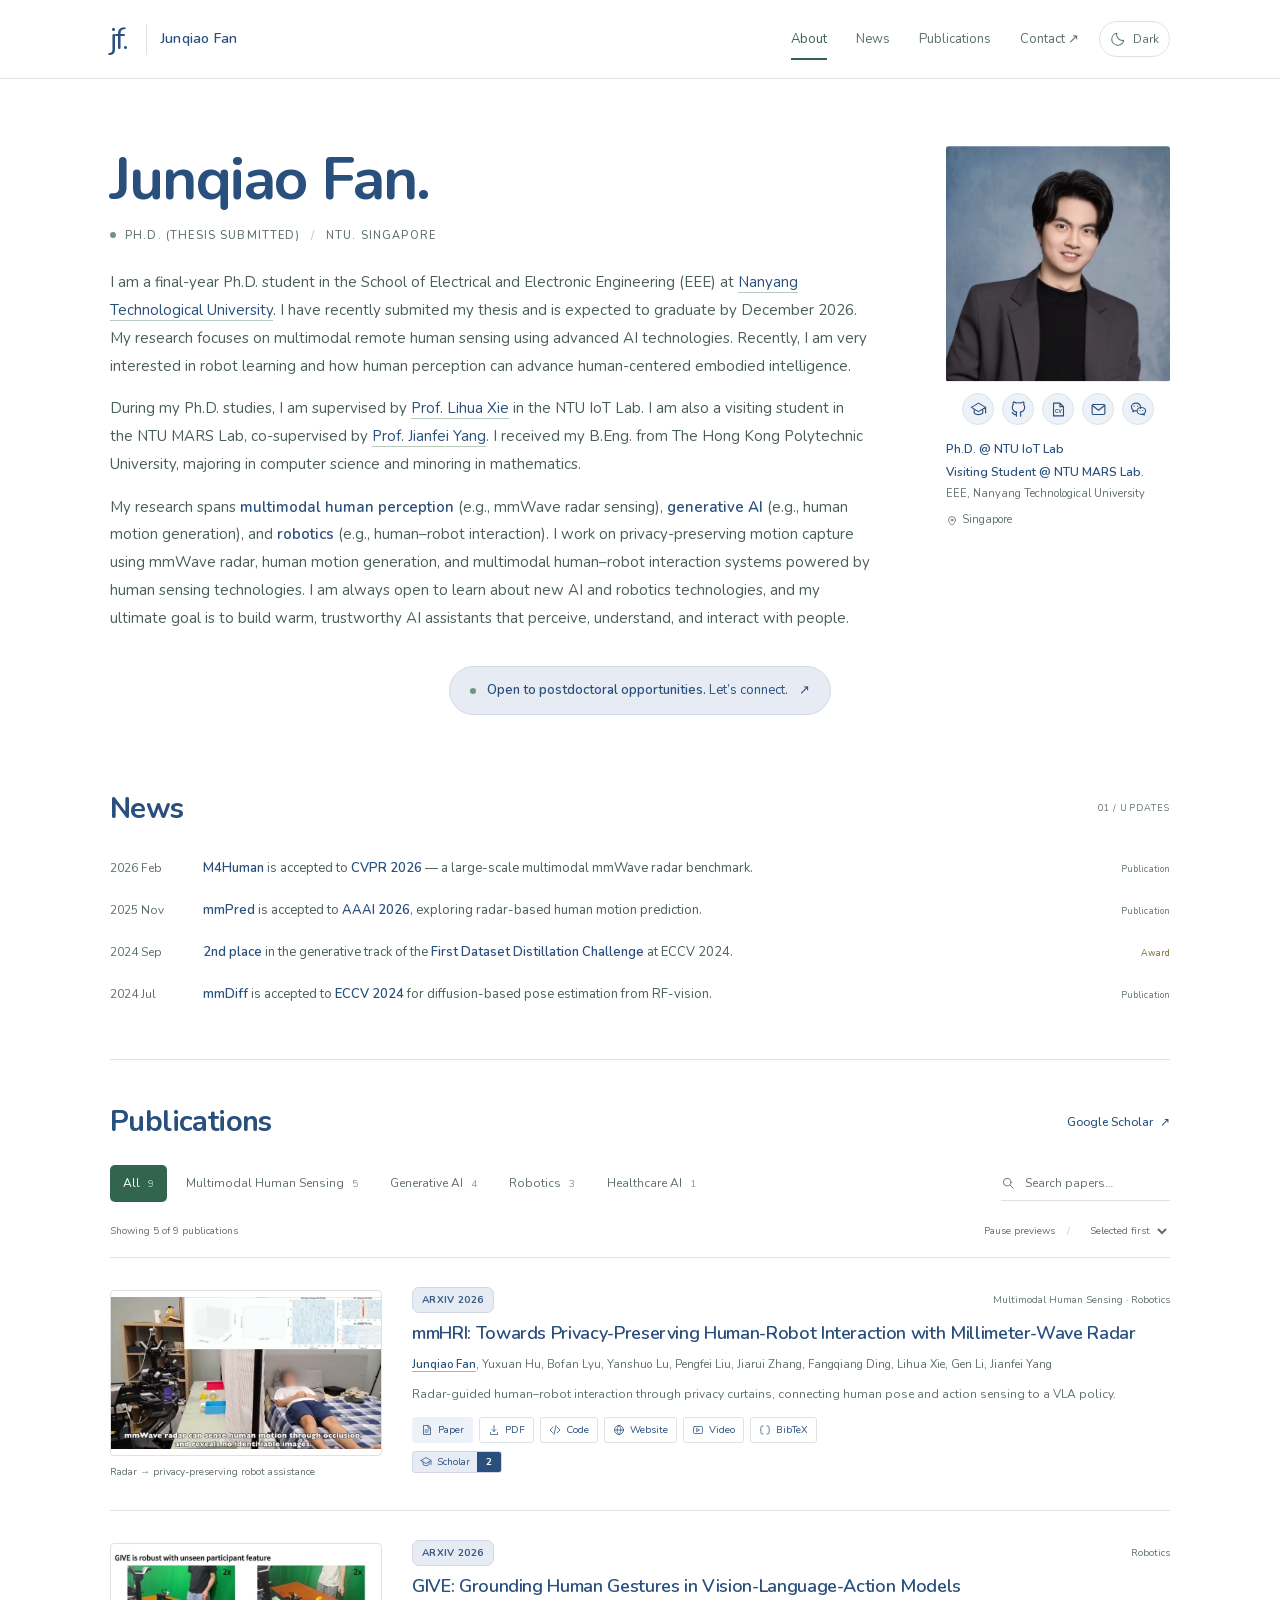
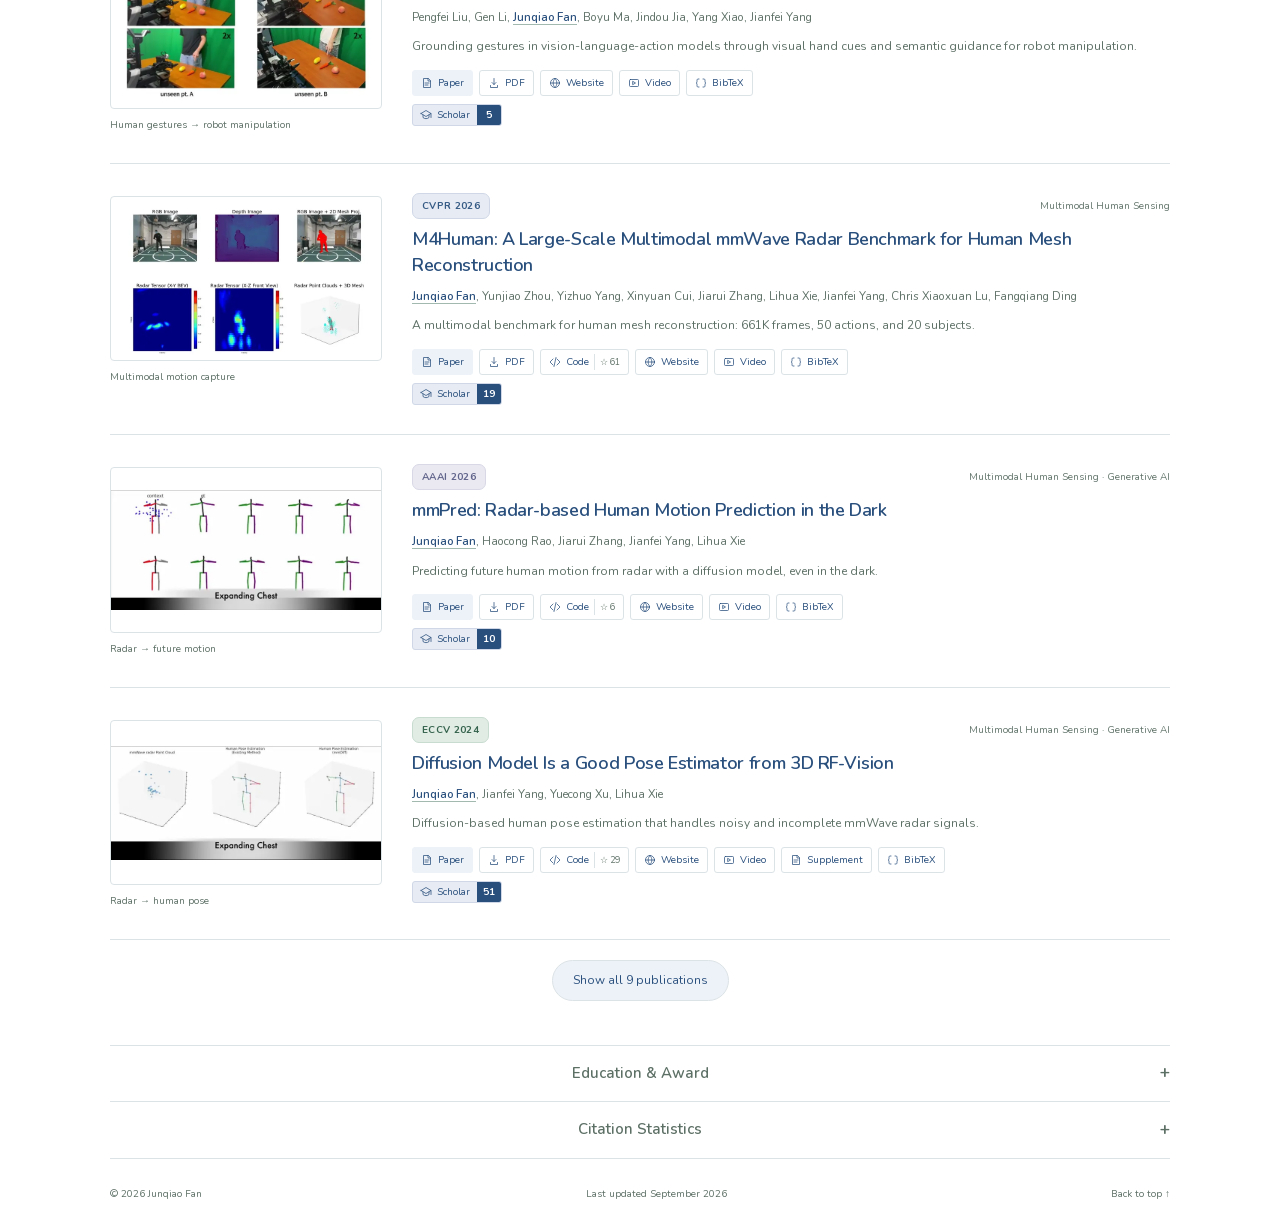
<file: index.html>
<!doctype html>
<html lang="en" data-theme="light">
<head>
  <meta charset="utf-8">
  <meta name="viewport" content="width=device-width, initial-scale=1">
  <meta name="theme-color" content="#ffffff">
  <meta name="description" content="Junqiao Fan, Ph.D. researcher at Nanyang Technological University. Human sensing, generative AI, and privacy-preserving healthcare. Publications, code, and research demos.">
  <meta property="og:title" content="Junqiao Fan · Human-centered AI">
  <meta property="og:description" content="Research in human sensing, generative AI, and healthcare at Nanyang Technological University.">
  <meta property="og:type" content="website">
  <title>Junqiao Fan · Human-centered AI</title>
  <link rel="icon" href="assets/favicon.svg" type="image/svg+xml">
  <link rel="preload" href="assets/fonts/nunito-latin.woff2" as="font" type="font/woff2" crossorigin>
  <script src="assets/theme.js"></script>
  <link rel="stylesheet" href="assets/style.css">
  <script src="assets/app.js" defer></script>
</head>
<body>
  <a class="skip-link" href="#main">Skip to content</a>
  <header class="site-header">
    <nav class="nav container" aria-label="Main navigation">
      <a class="brand" href="#about" aria-label="Junqiao Fan, home"><span class="monogram">jf.</span><span>Junqiao Fan</span></a>
      <button class="nav-toggle" aria-label="Open navigation" aria-expanded="false" aria-controls="nav-links" hidden>Menu <span aria-hidden="true">＋</span></button>
      <div id="nav-links" class="nav-links">
        <a href="#about" class="active">About</a><a href="#news">News</a><a href="#publications">Publications</a><a href="mailto:fanj0019@e.ntu.edu.sg">Contact <span aria-hidden="true">↗</span></a>
      </div>
      <button id="theme-toggle" class="theme-toggle" type="button" aria-label="Switch to dark mode" title="Switch to dark mode" hidden>
        <svg class="theme-moon" aria-hidden="true" viewBox="0 0 24 24"><path d="M20.5 14A9 9 0 0 1 10 3.5 9 9 0 1 0 20.5 14Z"/></svg>
        <svg class="theme-sun" aria-hidden="true" viewBox="0 0 24 24"><circle cx="12" cy="12" r="4"/><path d="M12 2v2m0 16v2M2 12h2m16 0h2M5 5l1.5 1.5m11 11L19 19M5 19l1.5-1.5m11-11L19 5"/></svg>
        <span class="theme-label">Dark</span>
      </button>
    </nav>
  </header>
  <main id="main" class="container">
    <section id="about" class="hero anchor" aria-labelledby="name">
      <div class="hero-copy">
        <h1 id="name">Junqiao Fan<span class="name-period">.</span></h1>
        <p class="eyebrow"><span class="status-dot" aria-hidden="true"></span> <span class="researcher-status">Ph.D. (thesis submitted)  </span> <span class="eyebrow-divider">/</span>NTU. Singapore</p>
        <p>I am a final-year Ph.D. student in the School of Electrical and Electronic Engineering (EEE) at <a href="https://www.ntu.edu.sg/eee" target="_blank" rel="noopener noreferrer">Nanyang Technological University</a>. I have recently submited my thesis and is expected to graduate by December 2026. My research focuses on multimodal remote human sensing using advanced AI technologies. Recently, I am very interested in robot learning and how human perception can advance human-centered embodied intelligence.</p>
        <p>During my Ph.D. studies, I am supervised by <a href="https://personal.ntu.edu.sg/elhxie/" target="_blank" rel="noopener noreferrer">Prof. Lihua Xie</a> in the NTU IoT Lab. I am also a visiting student in the NTU MARS Lab, co-supervised by <a href="https://marsyang.site/" target="_blank" rel="noopener noreferrer">Prof. Jianfei Yang</a>. I received my B.Eng. from The Hong Kong Polytechnic University, majoring in computer science and minoring in mathematics.</p>
        <p>My research spans <strong>multimodal human perception</strong> (e.g., mmWave radar sensing), <strong>generative AI</strong> (e.g., human motion generation), and <strong>robotics</strong> (e.g., human–robot interaction). I work on privacy-preserving motion capture using mmWave radar, human motion generation, and multimodal human–robot interaction systems powered by human sensing technologies. I am always open to learn about new AI and robotics technologies, and my ultimate goal is to build warm, trustworthy AI assistants that perceive, understand, and interact with people.</p>
      </div>
      <figure class="profile">
        <img src="assets/profile.webp" alt="Junqiao Fan" width="260" height="260" fetchpriority="high">
        <div class="profile-links" aria-label="Profile links">
          <a href="https://scholar.google.com/citations?user=5cEG4tIAAAAJ&amp;hl=en" target="_blank" rel="noopener noreferrer" aria-label="Google Scholar" title="Google Scholar"><svg aria-hidden="true" viewBox="0 0 24 24"><path d="m2 9 10-6 10 6-10 6L2 9Zm4 3v5c3 3 9 3 12 0v-5M22 9v8"/></svg></a>
          <a href="https://github.com/FanJunqiao" target="_blank" rel="noopener noreferrer" aria-label="GitHub" title="GitHub"><svg aria-hidden="true" viewBox="0 0 24 24"><path d="M9 19c-4.3 1.3-4.3-2.1-6-2.6m12 5v-3.5c0-1 .1-1.5-.5-2.2 3-.3 6.2-1.5 6.2-6.8a5.3 5.3 0 0 0-1.4-3.7 5 5 0 0 0-.1-3.7s-1.1-.4-3.8 1.4a13.1 13.1 0 0 0-6.8 0C5.9 1.1 4.8 1.5 4.8 1.5a5 5 0 0 0-.1 3.7 5.3 5.3 0 0 0-1.4 3.7c0 5.3 3.2 6.5 6.2 6.8-.6.7-.6 1.4-.5 2.2v3.5"/></svg></a>
          <a href="assets/Junqiao_Fan_CV.pdf?v=db61ca226f15" target="_blank" rel="noopener noreferrer" aria-label="Download CV" title="CV"><svg aria-hidden="true" viewBox="0 0 24 24"><path d="M14 3H5v18h14V8Zm0 0v5h5"/><text x="7" y="17" fill="currentColor" stroke="none" font-family="Arial,sans-serif" font-size="7" font-weight="700">CV</text></svg></a>
          <a href="mailto:fanj0019@e.ntu.edu.sg" aria-label="Email Junqiao Fan" title="Email"><svg aria-hidden="true" viewBox="0 0 24 24"><rect x="3" y="5" width="18" height="14" rx="2"/><path d="m3 6 9 7 9-7"/></svg></a>
          <a id="wechat-link" href="assets/wechat.jpg" target="_blank" rel="noopener noreferrer" aria-label="WeChat QR code" title="WeChat"><svg aria-hidden="true" viewBox="0 0 24 24"><path d="M14.7 10.4a7.1 7.1 0 0 0 .3-2C15 5.4 12.1 3 8.5 3S2 5.4 2 8.4c0 1.7.9 3.2 2.4 4.2L4 15l2.7-1.3a8 8 0 0 0 2.1.2"/><path d="M22 14c0-2.7-2.7-4.8-6-4.8s-6 2.1-6 4.8 2.7 4.8 6 4.8a8 8 0 0 0 1.8-.2l2.4 1.2-.4-2.2C21.2 16.7 22 15.4 22 14Z"/><g fill="currentColor" stroke="none"><circle cx="6.1" cy="7.3" r=".85"/><circle cx="10.7" cy="7.3" r=".85"/><circle cx="13.9" cy="13.4" r=".8"/><circle cx="18.1" cy="13.4" r=".8"/></g></svg></a>
        </div>
        <figcaption><span>Ph.D. @ NTU IoT Lab<br>Visiting Student @ NTU MARS Lab.</span><span>EEE, Nanyang Technological University </span><span class="profile-location"><svg aria-hidden="true" viewBox="0 0 24 24"><path d="M19 10c0 5-7 11-7 11S5 15 5 10a7 7 0 1 1 14 0Z"/><circle cx="12" cy="10" r="2"/></svg> Singapore</span></figcaption>
      </figure>
      <a class="opportunity" href="mailto:fanj0019@e.ntu.edu.sg"><span class="status-dot" aria-hidden="true"></span><span><strong>Open to postdoctoral opportunities.</strong> Let’s connect.</span><span aria-hidden="true">↗</span></a>
    </section>
    <section id="news" class="section anchor" aria-labelledby="news-heading">
      <div class="section-heading"><h2 id="news-heading">News</h2><span class="section-index" aria-hidden="true">01 / UPDATES</span></div>
      <div class="news-list">
        <div class="news-item"><time datetime="2026-02">2026 Feb</time><p><a href="#m4human">M4Human</a> is accepted to <strong>CVPR 2026</strong> — a large-scale multimodal mmWave radar benchmark.</p><span class="news-marker">Publication</span></div>
        <div class="news-item"><time datetime="2025-11">2025 Nov</time><p><a href="#mmpred">mmPred</a> is accepted to <strong>AAAI 2026</strong>, exploring radar-based human motion prediction.</p><span class="news-marker">Publication</span></div>
        <div class="news-item"><time datetime="2024-09">2024 Sep</time><p><strong>2nd place</strong> in the generative track of the <a href="https://codalab.lisn.upsaclay.fr/competitions/19577" target="_blank" rel="noopener noreferrer">First Dataset Distillation Challenge</a> at ECCV 2024.</p><span class="news-marker award-marker">Award</span></div>
        <div class="news-item"><time datetime="2024-07">2024 Jul</time><p><a href="#mmdiff">mmDiff</a> is accepted to <strong>ECCV 2024</strong> for diffusion-based pose estimation from RF-vision.</p><span class="news-marker">Publication</span></div>
      </div>
    </section>
    <section id="publications" class="section publications-section anchor" aria-labelledby="publications-heading">
      <div class="section-heading"><h2 id="publications-heading">Publications</h2><a class="text-link" href="https://scholar.google.com/citations?user=5cEG4tIAAAAJ&amp;hl=en" target="_blank" rel="noopener noreferrer">Google Scholar <span aria-hidden="true">↗</span></a></div>
      <div class="publication-tools" hidden>
        <div class="filters" role="group" aria-label="Filter publications by research area">
          <button class="filter active" data-filter="all" aria-pressed="true">All <span data-count="all">9</span></button>
          <button class="filter" data-filter="sensing" aria-pressed="false">Multimodal Human Sensing <span data-count="sensing">5</span></button>
          <button class="filter" data-filter="generative" aria-pressed="false">Generative AI <span data-count="generative">4</span></button>
          <button class="filter" data-filter="robotics" aria-pressed="false">Robotics <span data-count="robotics">3</span></button>
          <button class="filter" data-filter="healthcare" aria-pressed="false">Healthcare AI <span data-count="healthcare">1</span></button>
        </div>
        <label class="search-box"><svg aria-hidden="true" viewBox="0 0 24 24"><circle cx="10.5" cy="10.5" r="6.5"/><path d="m16 16 5 5"/></svg><span class="sr-only">Search publications</span><input id="publication-search" type="search" placeholder="Search papers…" autocomplete="off"></label>
      </div>
      <div class="publication-meta"><p id="publication-count" aria-live="polite" aria-atomic="true">9 publications</p><div class="publication-actions" hidden><button id="motion-toggle" class="text-button" aria-pressed="false">Pause previews</button><span class="meta-divider" aria-hidden="true">/</span><label><span class="sr-only">Sort publications</span><select id="publication-sort"><option value="selected">Selected first</option><option value="newest">Newest first</option><option value="oldest">Oldest first</option></select></label></div></div>
      <noscript><p class="noscript-note">All publications are shown below. Enable JavaScript for filters and video previews.</p></noscript>
      <div id="publication-list">
        <!-- PUBLICATIONS:START -->
<article class="publication" id="mmhri" data-year="2026" data-categories="sensing robotics" data-search="mmhri mmhri: towards privacy-preserving human-robot interaction with millimeter-wave radar arxiv 2026 2026 junqiao fan yuxuan hu bofan lyu yanshuo lu pengfei liu jiarui zhang fangqiang ding lihua xie gen li jianfei yang radar-guided human–robot interaction through privacy curtains, connecting human pose and action sensing to a vla policy. multimodal human sensing · robotics" aria-labelledby="mmhri-title">
  <figure class="pub-figure">
    <a class="pub-media" href="assets/media/mmhri-demo.mp4" target="_blank" rel="noopener noreferrer" aria-label="Watch the full mmHRI demo (opens in a new tab)">
      <img src="assets/media/mmhri-poster-30.webp" alt="Radar → privacy-preserving robot assistance" width="720" height="440" loading="lazy" decoding="async"><video data-src="assets/media/mmhri-loop-30-34-45-49.mp4" poster="assets/media/mmhri-poster-30.webp" muted loop playsinline preload="none" aria-hidden="true" tabindex="-1"></video>
    </a>
    <figcaption><span>Radar → privacy-preserving robot assistance</span></figcaption>
  </figure>
  <div class="pub-body">
    <div class="pub-topline"><p class="pub-venue" data-tone="amber">arXiv 2026</p><span class="pub-topic">Multimodal Human Sensing · Robotics</span></div>
    <h3 id="mmhri-title"><a href="https://arxiv.org/abs/2609.34220" target="_blank" rel="noopener noreferrer">mmHRI: Towards Privacy-Preserving Human-Robot Interaction with Millimeter-Wave Radar</a></h3>
    <p class="pub-authors"><strong>Junqiao Fan</strong>, Yuxuan Hu, Bofan Lyu, Yanshuo Lu, Pengfei Liu, Jiarui Zhang, Fangqiang Ding, Lihua Xie, Gen Li, Jianfei Yang</p>
    <p class="pub-summary">Radar-guided human–robot interaction through privacy curtains, connecting human pose and action sensing to a VLA policy.</p>
    <div class="pub-links"><a class="pub-link paper-link" href="https://arxiv.org/abs/2609.34220" target="_blank" rel="noopener noreferrer"><svg aria-hidden="true" viewBox="0 0 24 24"><path d="M14 3H5v18h14V8Zm0 0v5h5M8 12h8M8 16h6"/></svg>Paper</a><a class="pub-link pdf-link" href="https://arxiv.org/pdf/2609.34220" target="_blank" rel="noopener noreferrer"><svg aria-hidden="true" viewBox="0 0 24 24"><path d="M12 3v12m-4-4 4 4 4-4M5 17v4h14v-4"/></svg>PDF</a><a class="pub-link code-link" href="https://github.com/FanJunqiao/mmHRI" target="_blank" rel="noopener noreferrer"><svg aria-hidden="true" viewBox="0 0 24 24"><path d="m8 6-6 6 6 6m8-12 6 6-6 6M14 3l-4 18"/></svg>Code</a><a class="pub-link website-link" href="https://fanjunqiao.github.io/mmHRI-site/" target="_blank" rel="noopener noreferrer"><svg aria-hidden="true" viewBox="0 0 24 24"><circle cx="12" cy="12" r="9"/><path d="M3 12h18M12 3c5 5 5 13 0 18-5-5-5-13 0-18"/></svg>Website</a><a class="pub-link video-link" href="assets/media/mmhri-demo.mp4" target="_blank" rel="noopener noreferrer"><svg aria-hidden="true" viewBox="0 0 24 24"><rect x="3" y="5" width="18" height="14" rx="2"/><path d="m10 9 5 3-5 3Z"/></svg>Video</a><a class="pub-link bib-link" href="assets/bib/mmhri.bib" download data-cite="mmhri" aria-label="BibTeX for mmHRI"><svg aria-hidden="true" viewBox="0 0 24 24"><path d="M8 4H6c-2 0-2 2-2 4v1c0 2-1 3-2 3 1 0 2 1 2 3v1c0 2 0 4 2 4h2m8-16h2c2 0 2 2 2 4v1c0 2 1 3 2 3-1 0-2 1-2 3v1c0 2 0 4-2 4h-2"/></svg>BibTeX</a></div>
    <div class="pub-citations"><a class="pub-link citation-link" href="https://scholar.google.com/citations?view_op=view_citation&amp;hl=en&amp;user=5cEG4tIAAAAJ&amp;pagesize=100&amp;citation_for_view=5cEG4tIAAAAJ:8k81kl-MbHgC" target="_blank" rel="noopener noreferrer" title="Google Scholar · 2 citations · updated 2026-11-17T03:28:10Z" aria-label="Google Scholar: 2 citations for mmHRI"><span class="scholar-label"><svg aria-hidden="true" viewBox="0 0 24 24"><path d="m2 9 10-6 10 6-10 6L2 9Zm4 3v5c3 3 9 3 12 0v-5M22 9v8"/></svg>Scholar</span><span class="citation-count">2</span></a></div>
    <template class="bibtex">@article{fan2026mmhri,
  title = {mmHRI: Towards Privacy-Preserving Human-Robot Interaction with Millimeter-Wave Radar},
  author = {Fan, Junqiao and Hu, Yuxuan and Lyu, Bofan and Lu, Yanshuo and Liu, Pengfei and Zhang, Jiarui and Ding, Fangqiang and Xie, Lihua and Li, Gen and Yang, Jianfei},
  journal = {arXiv preprint arXiv:2609.34220},
  year = {2026},
  url = {https://arxiv.org/abs/2609.34220},
}
</template>
  </div>
</article>
<article class="publication" id="give" data-year="2026" data-categories="robotics" data-search="give give: grounding human gestures in vision-language-action models arxiv 2026 2026 pengfei liu gen li junqiao fan boyu ma jindou jia yang xiao jianfei yang grounding gestures in vision-language-action models through visual hand cues and semantic guidance for robot manipulation. robotics" aria-labelledby="give-title">
  <figure class="pub-figure">
    <a class="pub-media" href="https://luis-cloud-sg.github.io/GIVE-project/static/videos/real_world/real-time%20experiments.mp4" target="_blank" rel="noopener noreferrer" aria-label="Watch the full GIVE demo (opens in a new tab)">
      <img src="assets/media/give-poster.webp" alt="Human gestures → robot manipulation" width="720" height="440" loading="lazy" decoding="async"><video data-src="assets/media/give-loop.mp4" poster="assets/media/give-poster.webp" muted loop playsinline preload="none" aria-hidden="true" tabindex="-1"></video>
    </a>
    <figcaption><span>Human gestures → robot manipulation</span></figcaption>
  </figure>
  <div class="pub-body">
    <div class="pub-topline"><p class="pub-venue" data-tone="amber">arXiv 2026</p><span class="pub-topic">Robotics</span></div>
    <h3 id="give-title"><a href="https://arxiv.org/abs/2606.13435" target="_blank" rel="noopener noreferrer">GIVE: Grounding Human Gestures in Vision-Language-Action Models</a></h3>
    <p class="pub-authors">Pengfei Liu, Gen Li, <strong>Junqiao Fan</strong>, Boyu Ma, Jindou Jia, Yang Xiao, Jianfei Yang</p>
    <p class="pub-summary">Grounding gestures in vision-language-action models through visual hand cues and semantic guidance for robot manipulation.</p>
    <div class="pub-links"><a class="pub-link paper-link" href="https://arxiv.org/abs/2606.13435" target="_blank" rel="noopener noreferrer"><svg aria-hidden="true" viewBox="0 0 24 24"><path d="M14 3H5v18h14V8Zm0 0v5h5M8 12h8M8 16h6"/></svg>Paper</a><a class="pub-link pdf-link" href="https://arxiv.org/pdf/2606.13435" target="_blank" rel="noopener noreferrer"><svg aria-hidden="true" viewBox="0 0 24 24"><path d="M12 3v12m-4-4 4 4 4-4M5 17v4h14v-4"/></svg>PDF</a><a class="pub-link website-link" href="https://luis-cloud-sg.github.io/GIVE-project/" target="_blank" rel="noopener noreferrer"><svg aria-hidden="true" viewBox="0 0 24 24"><circle cx="12" cy="12" r="9"/><path d="M3 12h18M12 3c5 5 5 13 0 18-5-5-5-13 0-18"/></svg>Website</a><a class="pub-link video-link" href="https://luis-cloud-sg.github.io/GIVE-project/static/videos/real_world/real-time%20experiments.mp4" target="_blank" rel="noopener noreferrer"><svg aria-hidden="true" viewBox="0 0 24 24"><rect x="3" y="5" width="18" height="14" rx="2"/><path d="m10 9 5 3-5 3Z"/></svg>Video</a><a class="pub-link bib-link" href="assets/bib/give.bib" download data-cite="give" aria-label="BibTeX for GIVE"><svg aria-hidden="true" viewBox="0 0 24 24"><path d="M8 4H6c-2 0-2 2-2 4v1c0 2-1 3-2 3 1 0 2 1 2 3v1c0 2 0 4 2 4h2m8-16h2c2 0 2 2 2 4v1c0 2 1 3 2 3-1 0-2 1-2 3v1c0 2 0 4-2 4h-2"/></svg>BibTeX</a></div>
    <div class="pub-citations"><a class="pub-link citation-link" href="https://scholar.google.com/citations?view_op=view_citation&amp;hl=en&amp;user=5cEG4tIAAAAJ&amp;pagesize=100&amp;citation_for_view=5cEG4tIAAAAJ:UebtZRa9Y70C" target="_blank" rel="noopener noreferrer" title="Google Scholar · 5 citations · updated 2026-11-17T03:28:10Z" aria-label="Google Scholar: 5 citations for GIVE"><span class="scholar-label"><svg aria-hidden="true" viewBox="0 0 24 24"><path d="m2 9 10-6 10 6-10 6L2 9Zm4 3v5c3 3 9 3 12 0v-5M22 9v8"/></svg>Scholar</span><span class="citation-count">5</span></a></div>
    <template class="bibtex">@article{fan2026give,
  title = {GIVE: Grounding Human Gestures in Vision-Language-Action Models},
  author = {Liu, Pengfei and Li, Gen and Fan, Junqiao and Ma, Boyu and Jia, Jindou and Xiao, Yang and Yang, Jianfei},
  journal = {arXiv preprint arXiv:2606.13435},
  year = {2026},
  url = {https://arxiv.org/abs/2606.13435},
}
</template>
  </div>
</article>
<article class="publication" id="m4human" data-year="2026" data-categories="sensing" data-search="m4human m4human: a large-scale multimodal mmwave radar benchmark for human mesh reconstruction cvpr 2026 2026 junqiao fan yunjiao zhou yizhuo yang xinyuan cui jiarui zhang lihua xie jianfei yang chris xiaoxuan lu fangqiang ding a multimodal benchmark for human mesh reconstruction: 661k frames, 50 actions, and 20 subjects. multimodal human sensing" aria-labelledby="m4human-title">
  <figure class="pub-figure">
    <a class="pub-media" href="https://fanjunqiao.github.io/M4Human-site/static/dataset_videos/combined_output_depth_43.mp4" target="_blank" rel="noopener noreferrer" aria-label="Watch the full M4Human demo (opens in a new tab)">
      <img src="assets/media/m4human-poster.webp" alt="Multimodal motion capture" width="720" height="440" loading="lazy" decoding="async"><video data-src="assets/media/m4human-loop.mp4" poster="assets/media/m4human-poster.webp" muted loop playsinline preload="none" aria-hidden="true" tabindex="-1"></video>
    </a>
    <figcaption><span>Multimodal motion capture</span></figcaption>
  </figure>
  <div class="pub-body">
    <div class="pub-topline"><p class="pub-venue" data-tone="blue">CVPR 2026</p><span class="pub-topic">Multimodal Human Sensing</span></div>
    <h3 id="m4human-title"><a href="https://openaccess.thecvf.com/content/CVPR2026/html/Fan_M4Human_A_Large-Scale_Multimodal_mmWave_Radar_Benchmark_for_Human_Mesh_CVPR_2026_paper.html" target="_blank" rel="noopener noreferrer">M4Human: A Large-Scale Multimodal mmWave Radar Benchmark for Human Mesh Reconstruction</a></h3>
    <p class="pub-authors"><strong>Junqiao Fan</strong>, Yunjiao Zhou, Yizhuo Yang, Xinyuan Cui, Jiarui Zhang, Lihua Xie, Jianfei Yang, Chris Xiaoxuan Lu, Fangqiang Ding</p>
    <p class="pub-summary">A multimodal benchmark for human mesh reconstruction: 661K frames, 50 actions, and 20 subjects.</p>
    <div class="pub-links"><a class="pub-link paper-link" href="https://openaccess.thecvf.com/content/CVPR2026/html/Fan_M4Human_A_Large-Scale_Multimodal_mmWave_Radar_Benchmark_for_Human_Mesh_CVPR_2026_paper.html" target="_blank" rel="noopener noreferrer"><svg aria-hidden="true" viewBox="0 0 24 24"><path d="M14 3H5v18h14V8Zm0 0v5h5M8 12h8M8 16h6"/></svg>Paper</a><a class="pub-link pdf-link" href="https://openaccess.thecvf.com/content/CVPR2026/papers/Fan_M4Human_A_Large-Scale_Multimodal_mmWave_Radar_Benchmark_for_Human_Mesh_CVPR_2026_paper.pdf" target="_blank" rel="noopener noreferrer"><svg aria-hidden="true" viewBox="0 0 24 24"><path d="M12 3v12m-4-4 4 4 4-4M5 17v4h14v-4"/></svg>PDF</a><a class="pub-link code-link" href="https://github.com/FanJunqiao/M4Human" target="_blank" rel="noopener noreferrer"><svg aria-hidden="true" viewBox="0 0 24 24"><path d="m8 6-6 6 6 6m8-12 6 6-6 6M14 3l-4 18"/></svg>Code<span class="stars" title="GitHub stars · 2026-09-29">☆ 61</span></a><a class="pub-link website-link" href="https://fanjunqiao.github.io/M4Human-site/" target="_blank" rel="noopener noreferrer"><svg aria-hidden="true" viewBox="0 0 24 24"><circle cx="12" cy="12" r="9"/><path d="M3 12h18M12 3c5 5 5 13 0 18-5-5-5-13 0-18"/></svg>Website</a><a class="pub-link video-link" href="https://fanjunqiao.github.io/M4Human-site/static/dataset_videos/combined_output_depth_43.mp4" target="_blank" rel="noopener noreferrer"><svg aria-hidden="true" viewBox="0 0 24 24"><rect x="3" y="5" width="18" height="14" rx="2"/><path d="m10 9 5 3-5 3Z"/></svg>Video</a><a class="pub-link bib-link" href="assets/bib/m4human.bib" download data-cite="m4human" aria-label="BibTeX for M4Human"><svg aria-hidden="true" viewBox="0 0 24 24"><path d="M8 4H6c-2 0-2 2-2 4v1c0 2-1 3-2 3 1 0 2 1 2 3v1c0 2 0 4 2 4h2m8-16h2c2 0 2 2 2 4v1c0 2 1 3 2 3-1 0-2 1-2 3v1c0 2 0 4-2 4h-2"/></svg>BibTeX</a></div>
    <div class="pub-citations"><a class="pub-link citation-link" href="https://scholar.google.com/citations?view_op=view_citation&amp;hl=en&amp;user=5cEG4tIAAAAJ&amp;pagesize=100&amp;citation_for_view=5cEG4tIAAAAJ:LkGwnXOMwfcC" target="_blank" rel="noopener noreferrer" title="Google Scholar · 19 citations · updated 2026-11-17T03:28:10Z" aria-label="Google Scholar: 19 citations for M4Human"><span class="scholar-label"><svg aria-hidden="true" viewBox="0 0 24 24"><path d="m2 9 10-6 10 6-10 6L2 9Zm4 3v5c3 3 9 3 12 0v-5M22 9v8"/></svg>Scholar</span><span class="citation-count">19</span></a></div>
    <template class="bibtex">@inproceedings{fan2026m4human,
  title = {M4Human: A Large-Scale Multimodal mmWave Radar Benchmark for Human Mesh Reconstruction},
  author = {Fan, Junqiao and Zhou, Yunjiao and Yang, Yizhuo and Cui, Xinyuan and Zhang, Jiarui and Xie, Lihua and Yang, Jianfei and Lu, Chris Xiaoxuan and Ding, Fangqiang},
  booktitle = {Proceedings of the IEEE/CVF Conference on Computer Vision and Pattern Recognition (CVPR)},
  year = {2026},
  pages = {42836--42846},
  url = {https://openaccess.thecvf.com/content/CVPR2026/html/Fan_M4Human_A_Large-Scale_Multimodal_mmWave_Radar_Benchmark_for_Human_Mesh_CVPR_2026_paper.html},
}
</template>
  </div>
</article>
<article class="publication" id="mmpred" data-year="2026" data-categories="sensing generative" data-search="mmpred mmpred: radar-based human motion prediction in the dark aaai 2026 2026 junqiao fan haocong rao jiarui zhang jianfei yang lihua xie predicting future human motion from radar with a diffusion model, even in the dark. multimodal human sensing · generative ai" aria-labelledby="mmpred-title">
  <figure class="pub-figure">
    <a class="pub-media" href="https://fanjunqiao.github.io/mmPred-site/static/videos/demo_small.mp4" target="_blank" rel="noopener noreferrer" aria-label="Watch the full mmPred demo (opens in a new tab)">
      <img src="assets/media/mmpred-poster.webp" alt="Radar → future motion" width="720" height="440" loading="lazy" decoding="async"><video data-src="assets/media/mmpred-loop.mp4" poster="assets/media/mmpred-poster.webp" muted loop playsinline preload="none" aria-hidden="true" tabindex="-1"></video>
    </a>
    <figcaption><span>Radar → future motion</span></figcaption>
  </figure>
  <div class="pub-body">
    <div class="pub-topline"><p class="pub-venue" data-tone="violet">AAAI 2026</p><span class="pub-topic">Multimodal Human Sensing · Generative AI</span></div>
    <h3 id="mmpred-title"><a href="https://ojs.aaai.org/index.php/AAAI/article/view/37378" target="_blank" rel="noopener noreferrer">mmPred: Radar-based Human Motion Prediction in the Dark</a></h3>
    <p class="pub-authors"><strong>Junqiao Fan</strong>, Haocong Rao, Jiarui Zhang, Jianfei Yang, Lihua Xie</p>
    <p class="pub-summary">Predicting future human motion from radar with a diffusion model, even in the dark.</p>
    <div class="pub-links"><a class="pub-link paper-link" href="https://ojs.aaai.org/index.php/AAAI/article/view/37378" target="_blank" rel="noopener noreferrer"><svg aria-hidden="true" viewBox="0 0 24 24"><path d="M14 3H5v18h14V8Zm0 0v5h5M8 12h8M8 16h6"/></svg>Paper</a><a class="pub-link pdf-link" href="https://ojs.aaai.org/index.php/AAAI/article/download/37378/41340" target="_blank" rel="noopener noreferrer"><svg aria-hidden="true" viewBox="0 0 24 24"><path d="M12 3v12m-4-4 4 4 4-4M5 17v4h14v-4"/></svg>PDF</a><a class="pub-link code-link" href="https://github.com/FanJunqiao/mmPred" target="_blank" rel="noopener noreferrer"><svg aria-hidden="true" viewBox="0 0 24 24"><path d="m8 6-6 6 6 6m8-12 6 6-6 6M14 3l-4 18"/></svg>Code<span class="stars" title="GitHub stars · 2026-09-29">☆ 6</span></a><a class="pub-link website-link" href="https://fanjunqiao.github.io/mmPred-site/" target="_blank" rel="noopener noreferrer"><svg aria-hidden="true" viewBox="0 0 24 24"><circle cx="12" cy="12" r="9"/><path d="M3 12h18M12 3c5 5 5 13 0 18-5-5-5-13 0-18"/></svg>Website</a><a class="pub-link video-link" href="https://fanjunqiao.github.io/mmPred-site/static/videos/demo_small.mp4" target="_blank" rel="noopener noreferrer"><svg aria-hidden="true" viewBox="0 0 24 24"><rect x="3" y="5" width="18" height="14" rx="2"/><path d="m10 9 5 3-5 3Z"/></svg>Video</a><a class="pub-link bib-link" href="assets/bib/mmpred.bib" download data-cite="mmpred" aria-label="BibTeX for mmPred"><svg aria-hidden="true" viewBox="0 0 24 24"><path d="M8 4H6c-2 0-2 2-2 4v1c0 2-1 3-2 3 1 0 2 1 2 3v1c0 2 0 4 2 4h2m8-16h2c2 0 2 2 2 4v1c0 2 1 3 2 3-1 0-2 1-2 3v1c0 2 0 4-2 4h-2"/></svg>BibTeX</a></div>
    <div class="pub-citations"><a class="pub-link citation-link" href="https://scholar.google.com/citations?view_op=view_citation&amp;hl=en&amp;user=5cEG4tIAAAAJ&amp;pagesize=100&amp;citation_for_view=5cEG4tIAAAAJ:_FxGoFyzp5QC" target="_blank" rel="noopener noreferrer" title="Google Scholar · 10 citations · updated 2026-11-17T03:28:10Z" aria-label="Google Scholar: 10 citations for mmPred"><span class="scholar-label"><svg aria-hidden="true" viewBox="0 0 24 24"><path d="m2 9 10-6 10 6-10 6L2 9Zm4 3v5c3 3 9 3 12 0v-5M22 9v8"/></svg>Scholar</span><span class="citation-count">10</span></a></div>
    <template class="bibtex">@article{fan2026mmpred,
  title = {mmPred: Radar-based Human Motion Prediction in the Dark},
  author = {Fan, Junqiao and Rao, Haocong and Zhang, Jiarui and Yang, Jianfei and Xie, Lihua},
  journal = {Proceedings of the AAAI Conference on Artificial Intelligence},
  year = {2026},
  volume = {40},
  number = {5},
  pages = {3777--3785},
  doi = {10.1609/aaai.v40i5.37378},
  url = {https://ojs.aaai.org/index.php/AAAI/article/view/37378},
}
</template>
  </div>
</article>
<article class="publication" id="mmdiff" data-year="2024" data-categories="sensing generative" data-search="mmdiff diffusion model is a good pose estimator from 3d rf-vision eccv 2024 2024 junqiao fan jianfei yang yuecong xu lihua xie diffusion-based human pose estimation that handles noisy and incomplete mmwave radar signals. multimodal human sensing · generative ai" aria-labelledby="mmdiff-title">
  <figure class="pub-figure">
    <a class="pub-media" href="https://fanjunqiao.github.io/mmDiff-site/static/videos/mmDiff%20site.mp4" target="_blank" rel="noopener noreferrer" aria-label="Watch the full mmDiff demo (opens in a new tab)">
      <img src="assets/media/mmdiff-poster.webp" alt="Radar → human pose" width="720" height="440" loading="lazy" decoding="async"><video data-src="assets/media/mmdiff-loop.mp4" poster="assets/media/mmdiff-poster.webp" muted loop playsinline preload="none" aria-hidden="true" tabindex="-1"></video>
    </a>
    <figcaption><span>Radar → human pose</span></figcaption>
  </figure>
  <div class="pub-body">
    <div class="pub-topline"><p class="pub-venue" data-tone="teal">ECCV 2024</p><span class="pub-topic">Multimodal Human Sensing · Generative AI</span></div>
    <h3 id="mmdiff-title"><a href="https://arxiv.org/abs/2403.16198" target="_blank" rel="noopener noreferrer">Diffusion Model Is a Good Pose Estimator from 3D RF-Vision</a></h3>
    <p class="pub-authors"><strong>Junqiao Fan</strong>, Jianfei Yang, Yuecong Xu, Lihua Xie</p>
    <p class="pub-summary">Diffusion-based human pose estimation that handles noisy and incomplete mmWave radar signals.</p>
    <div class="pub-links"><a class="pub-link paper-link" href="https://arxiv.org/abs/2403.16198" target="_blank" rel="noopener noreferrer"><svg aria-hidden="true" viewBox="0 0 24 24"><path d="M14 3H5v18h14V8Zm0 0v5h5M8 12h8M8 16h6"/></svg>Paper</a><a class="pub-link pdf-link" href="https://www.ecva.net/papers/eccv_2024/papers_ECCV/papers/02408.pdf" target="_blank" rel="noopener noreferrer"><svg aria-hidden="true" viewBox="0 0 24 24"><path d="M12 3v12m-4-4 4 4 4-4M5 17v4h14v-4"/></svg>PDF</a><a class="pub-link code-link" href="https://github.com/FanJunqiao/mmDiff" target="_blank" rel="noopener noreferrer"><svg aria-hidden="true" viewBox="0 0 24 24"><path d="m8 6-6 6 6 6m8-12 6 6-6 6M14 3l-4 18"/></svg>Code<span class="stars" title="GitHub stars · 2026-09-29">☆ 29</span></a><a class="pub-link website-link" href="https://fanjunqiao.github.io/mmDiff-site/" target="_blank" rel="noopener noreferrer"><svg aria-hidden="true" viewBox="0 0 24 24"><circle cx="12" cy="12" r="9"/><path d="M3 12h18M12 3c5 5 5 13 0 18-5-5-5-13 0-18"/></svg>Website</a><a class="pub-link video-link" href="https://fanjunqiao.github.io/mmDiff-site/static/videos/mmDiff%20site.mp4" target="_blank" rel="noopener noreferrer"><svg aria-hidden="true" viewBox="0 0 24 24"><rect x="3" y="5" width="18" height="14" rx="2"/><path d="m10 9 5 3-5 3Z"/></svg>Video</a><a class="pub-link supplement-link" href="https://www.ecva.net/papers/eccv_2024/papers_ECCV/papers/02408-supp.pdf" target="_blank" rel="noopener noreferrer"><svg aria-hidden="true" viewBox="0 0 24 24"><path d="M14 3H5v18h14V8Zm0 0v5h5M8 12h8M8 16h6"/></svg>Supplement</a><a class="pub-link bib-link" href="assets/bib/mmdiff.bib" download data-cite="mmdiff" aria-label="BibTeX for mmDiff"><svg aria-hidden="true" viewBox="0 0 24 24"><path d="M8 4H6c-2 0-2 2-2 4v1c0 2-1 3-2 3 1 0 2 1 2 3v1c0 2 0 4 2 4h2m8-16h2c2 0 2 2 2 4v1c0 2 1 3 2 3-1 0-2 1-2 3v1c0 2 0 4-2 4h-2"/></svg>BibTeX</a></div>
    <div class="pub-citations"><a class="pub-link citation-link" href="https://scholar.google.com/citations?view_op=view_citation&amp;hl=en&amp;user=5cEG4tIAAAAJ&amp;pagesize=100&amp;citation_for_view=5cEG4tIAAAAJ:zYLM7Y9cAGgC" target="_blank" rel="noopener noreferrer" title="Google Scholar · 51 citations · updated 2026-11-17T03:28:10Z" aria-label="Google Scholar: 51 citations for mmDiff"><span class="scholar-label"><svg aria-hidden="true" viewBox="0 0 24 24"><path d="m2 9 10-6 10 6-10 6L2 9Zm4 3v5c3 3 9 3 12 0v-5M22 9v8"/></svg>Scholar</span><span class="citation-count">51</span></a></div>
    <template class="bibtex">@inproceedings{fan2024mmdiff,
  title = {Diffusion Model Is a Good Pose Estimator from 3D RF-Vision},
  author = {Fan, Junqiao and Yang, Jianfei and Xu, Yuecong and Xie, Lihua},
  booktitle = {European Conference on Computer Vision},
  year = {2024},
  pages = {1--18},
  url = {https://arxiv.org/abs/2403.16198},
}
</template>
  </div>
</article>
<article class="publication" id="neuralmusic" data-year="2026" data-categories="sensing robotics" data-search="neuralmusic neuralmusic: a hybrid neural-subspace framework for robot sound source localization iros 2026 2026 yizhuo yang junqiao fan shenghai yuan lihua xie combining learned spatial representations with music subspace estimation for robot sound source localization. multimodal human sensing · robotics" aria-labelledby="neuralmusic-title">
  <figure class="pub-figure">
    <a class="pub-media" href="https://arxiv.org/abs/2606.18664" target="_blank" rel="noopener noreferrer" aria-label="Read NeuralMUSIC (opens in a new tab)">
      <img src="assets/media/neuralmusic.webp" alt="Neural–subspace robot audition" width="720" height="440" loading="lazy" decoding="async">
    </a>
    <figcaption><span>Neural–subspace robot audition</span></figcaption>
  </figure>
  <div class="pub-body">
    <div class="pub-topline"><p class="pub-venue" data-tone="blue">IROS 2026</p><span class="pub-topic">Multimodal Human Sensing · Robotics</span></div>
    <h3 id="neuralmusic-title"><a href="https://arxiv.org/abs/2606.18664" target="_blank" rel="noopener noreferrer">NeuralMUSIC: A Hybrid Neural-Subspace Framework for Robot Sound Source Localization</a></h3>
    <p class="pub-authors">Yizhuo Yang, <strong>Junqiao Fan</strong>, Shenghai Yuan, Lihua Xie</p>
    <p class="pub-summary">Combining learned spatial representations with MUSIC subspace estimation for robot sound source localization.</p>
    <div class="pub-links"><a class="pub-link paper-link" href="https://arxiv.org/abs/2606.18664" target="_blank" rel="noopener noreferrer"><svg aria-hidden="true" viewBox="0 0 24 24"><path d="M14 3H5v18h14V8Zm0 0v5h5M8 12h8M8 16h6"/></svg>Paper</a><a class="pub-link pdf-link" href="https://arxiv.org/pdf/2606.18664" target="_blank" rel="noopener noreferrer"><svg aria-hidden="true" viewBox="0 0 24 24"><path d="M12 3v12m-4-4 4 4 4-4M5 17v4h14v-4"/></svg>PDF</a><a class="pub-link bib-link" href="assets/bib/neuralmusic.bib" download data-cite="neuralmusic" aria-label="BibTeX for NeuralMUSIC"><svg aria-hidden="true" viewBox="0 0 24 24"><path d="M8 4H6c-2 0-2 2-2 4v1c0 2-1 3-2 3 1 0 2 1 2 3v1c0 2 0 4 2 4h2m8-16h2c2 0 2 2 2 4v1c0 2 1 3 2 3-1 0-2 1-2 3v1c0 2 0 4-2 4h-2"/></svg>BibTeX</a></div>

    <template class="bibtex">@inproceedings{fan2026neuralmusic,
  title = {NeuralMUSIC: A Hybrid Neural-Subspace Framework for Robot Sound Source Localization},
  author = {Yang, Yizhuo and Fan, Junqiao and Yuan, Shenghai and Xie, Lihua},
  booktitle = {2026 IEEE/RSJ International Conference on Intelligent Robots and Systems (IROS)},
  year = {2026},
  url = {https://arxiv.org/abs/2606.18664},
}
</template>
  </div>
</article>
<article class="publication" id="smamdiff" data-year="2025" data-categories="generative" data-search="smamdiff smamdiff: spatial mamba for stochastic human motion prediction ieee cloudcom 2025 2025 junqiao fan pengfei liu haocong rao a spatial mamba diffusion model with residual-dct motion encoding for coherent, diverse human motion prediction. generative ai" aria-labelledby="smamdiff-title">
  <figure class="pub-figure">
    <a class="pub-media" href="https://arxiv.org/abs/2512.00355" target="_blank" rel="noopener noreferrer" aria-label="Read SMamDiff (opens in a new tab)">
      <img src="assets/media/smamdiff.webp" alt="Spatial Mamba for future human motion" width="720" height="440" loading="lazy" decoding="async">
    </a>
    <figcaption><span>Spatial Mamba for future human motion</span></figcaption>
  </figure>
  <div class="pub-body">
    <div class="pub-topline"><p class="pub-venue" data-tone="rose">IEEE CloudCom 2025</p><span class="pub-topic">Generative AI</span></div>
    <h3 id="smamdiff-title"><a href="https://arxiv.org/abs/2512.00355" target="_blank" rel="noopener noreferrer">SMamDiff: Spatial Mamba for Stochastic Human Motion Prediction</a></h3>
    <p class="pub-authors"><strong>Junqiao Fan</strong>, Pengfei Liu, Haocong Rao</p>
    <p class="pub-summary">A spatial Mamba diffusion model with residual-DCT motion encoding for coherent, diverse human motion prediction.</p>
    <div class="pub-links"><a class="pub-link paper-link" href="https://arxiv.org/abs/2512.00355" target="_blank" rel="noopener noreferrer"><svg aria-hidden="true" viewBox="0 0 24 24"><path d="M14 3H5v18h14V8Zm0 0v5h5M8 12h8M8 16h6"/></svg>Paper</a><a class="pub-link pdf-link" href="https://arxiv.org/pdf/2512.00355" target="_blank" rel="noopener noreferrer"><svg aria-hidden="true" viewBox="0 0 24 24"><path d="M12 3v12m-4-4 4 4 4-4M5 17v4h14v-4"/></svg>PDF</a><a class="pub-link bib-link" href="assets/bib/smamdiff.bib" download data-cite="smamdiff" aria-label="BibTeX for SMamDiff"><svg aria-hidden="true" viewBox="0 0 24 24"><path d="M8 4H6c-2 0-2 2-2 4v1c0 2-1 3-2 3 1 0 2 1 2 3v1c0 2 0 4 2 4h2m8-16h2c2 0 2 2 2 4v1c0 2 1 3 2 3-1 0-2 1-2 3v1c0 2 0 4-2 4h-2"/></svg>BibTeX</a></div>
    <div class="pub-citations"><a class="pub-link citation-link" href="https://scholar.google.com/citations?view_op=view_citation&amp;hl=en&amp;user=5cEG4tIAAAAJ&amp;pagesize=100&amp;citation_for_view=5cEG4tIAAAAJ:ufrVoPGSRksC" target="_blank" rel="noopener noreferrer" title="Google Scholar · 2 citations · updated 2026-11-17T03:28:10Z" aria-label="Google Scholar: 2 citations for SMamDiff"><span class="scholar-label"><svg aria-hidden="true" viewBox="0 0 24 24"><path d="m2 9 10-6 10 6-10 6L2 9Zm4 3v5c3 3 9 3 12 0v-5M22 9v8"/></svg>Scholar</span><span class="citation-count">2</span></a></div>
    <template class="bibtex">@inproceedings{fan2025smamdiff,
  title = {SMamDiff: Spatial Mamba for Stochastic Human Motion Prediction},
  author = {Fan, Junqiao and Liu, Pengfei and Rao, Haocong},
  booktitle = {2025 IEEE International Conference on Cloud Computing Technology and Science (CloudCom)},
  year = {2025},
  pages = {1--8},
  doi = {10.1109/CloudCom67567.2025.11331341},
  url = {https://arxiv.org/abs/2512.00355},
}
</template>
  </div>
</article>
<article class="publication" id="distillation" data-year="2024" data-categories="generative" data-search="dataset distillation generative dataset distillation using min-max diffusion model eccv workshops 2024 2024 junqiao fan yunjiao zhou min chang jordan ren jianfei yang balancing diversity, quality, and generation time for efficient dataset distillation. generative ai" aria-labelledby="distillation-title">
  <figure class="pub-figure">
    <a class="pub-media" href="https://arxiv.org/abs/2503.18626" target="_blank" rel="noopener noreferrer" aria-label="Read Dataset distillation (opens in a new tab)">
      <img src="assets/media/distillation.webp" alt="Generative dataset distillation" width="720" height="440" loading="lazy" decoding="async">
    </a>
    <figcaption><span>Generative dataset distillation</span></figcaption>
  </figure>
  <div class="pub-body">
    <div class="pub-topline"><p class="pub-venue" data-tone="teal">ECCV Workshops 2024</p><span class="pub-topic">Generative AI</span></div>
    <h3 id="distillation-title"><a href="https://arxiv.org/abs/2503.18626" target="_blank" rel="noopener noreferrer">Generative Dataset Distillation Using Min-Max Diffusion Model</a></h3>
    <p class="pub-authors"><strong>Junqiao Fan</strong>, Yunjiao Zhou, Min Chang Jordan Ren, Jianfei Yang</p>
    <p class="pub-summary">Balancing diversity, quality, and generation time for efficient dataset distillation.</p><p class="pub-award"><svg aria-hidden="true" viewBox="0 0 24 24"><circle cx="12" cy="8" r="5"/><path d="m8 12-1 9 5-3 5 3-1-9"/></svg><a href="https://codalab.lisn.upsaclay.fr/competitions/19577" target="_blank" rel="noopener noreferrer">2nd place · Dataset Distillation Challenge</a></p>
    <div class="pub-links"><a class="pub-link paper-link" href="https://arxiv.org/abs/2503.18626" target="_blank" rel="noopener noreferrer"><svg aria-hidden="true" viewBox="0 0 24 24"><path d="M14 3H5v18h14V8Zm0 0v5h5M8 12h8M8 16h6"/></svg>Paper</a><a class="pub-link pdf-link" href="https://arxiv.org/pdf/2503.18626" target="_blank" rel="noopener noreferrer"><svg aria-hidden="true" viewBox="0 0 24 24"><path d="M12 3v12m-4-4 4 4 4-4M5 17v4h14v-4"/></svg>PDF</a><a class="pub-link code-link" href="https://github.com/FanJunqiao/DD_Track2" target="_blank" rel="noopener noreferrer"><svg aria-hidden="true" viewBox="0 0 24 24"><path d="m8 6-6 6 6 6m8-12 6 6-6 6M14 3l-4 18"/></svg>Competition code</a><a class="pub-link bib-link" href="assets/bib/distillation.bib" download data-cite="distillation" aria-label="BibTeX for Dataset distillation"><svg aria-hidden="true" viewBox="0 0 24 24"><path d="M8 4H6c-2 0-2 2-2 4v1c0 2-1 3-2 3 1 0 2 1 2 3v1c0 2 0 4 2 4h2m8-16h2c2 0 2 2 2 4v1c0 2 1 3 2 3-1 0-2 1-2 3v1c0 2 0 4-2 4h-2"/></svg>BibTeX</a></div>

    <template class="bibtex">@inproceedings{fan2024distillation,
  title = {Generative Dataset Distillation Using Min-Max Diffusion Model},
  author = {Fan, Junqiao and Zhou, Yunjiao and Ren, Min Chang Jordan and Yang, Jianfei},
  booktitle = {European Conference on Computer Vision Workshops},
  year = {2024},
  pages = {60--67},
  doi = {10.1007/978-3-031-93806-1_5},
  url = {https://arxiv.org/abs/2503.18626},
}
</template>
  </div>
</article>
<article class="publication" id="iomt" data-year="2022" data-categories="healthcare" data-search="secure iomt federated learning driven secure internet of medical things ieee wireless communications · 2022 2022 junqiao fan xuehe wang yanxiang guo xiping hu bin hu federated learning for secure, privacy-preserving intelligence in connected healthcare. healthcare ai" aria-labelledby="iomt-title">
  <figure class="pub-figure">
    <a class="pub-media" href="https://doi.org/10.1109/MWC.008.00475" target="_blank" rel="noopener noreferrer" aria-label="Read Secure IoMT (opens in a new tab)">
      <img src="assets/media/iomt-fig1.webp" alt="System architecture of FLDIoMT" width="720" height="440" loading="lazy" decoding="async">
    </a>
    <figcaption><span>System architecture of FLDIoMT</span></figcaption>
  </figure>
  <div class="pub-body">
    <div class="pub-topline"><p class="pub-venue" data-tone="rose">IEEE Wireless Communications · 2022</p><span class="pub-topic">Healthcare AI</span></div>
    <h3 id="iomt-title"><a href="https://doi.org/10.1109/MWC.008.00475" target="_blank" rel="noopener noreferrer">Federated Learning Driven Secure Internet of Medical Things</a></h3>
    <p class="pub-authors"><strong>Junqiao Fan</strong>, Xuehe Wang, Yanxiang Guo, Xiping Hu, Bin Hu</p>
    <p class="pub-summary">Federated learning for secure, privacy-preserving intelligence in connected healthcare.</p>
    <div class="pub-links"><a class="pub-link paper-link" href="https://doi.org/10.1109/MWC.008.00475" target="_blank" rel="noopener noreferrer"><svg aria-hidden="true" viewBox="0 0 24 24"><path d="M14 3H5v18h14V8Zm0 0v5h5M8 12h8M8 16h6"/></svg>Paper</a><a class="pub-link bib-link" href="assets/bib/iomt.bib" download data-cite="iomt" aria-label="BibTeX for Secure IoMT"><svg aria-hidden="true" viewBox="0 0 24 24"><path d="M8 4H6c-2 0-2 2-2 4v1c0 2-1 3-2 3 1 0 2 1 2 3v1c0 2 0 4 2 4h2m8-16h2c2 0 2 2 2 4v1c0 2 1 3 2 3-1 0-2 1-2 3v1c0 2 0 4-2 4h-2"/></svg>BibTeX</a></div>
    <div class="pub-citations"><a class="pub-link citation-link" href="https://scholar.google.com/citations?view_op=view_citation&amp;hl=en&amp;user=5cEG4tIAAAAJ&amp;pagesize=100&amp;citation_for_view=5cEG4tIAAAAJ:Tyk-4Ss8FVUC" target="_blank" rel="noopener noreferrer" title="Google Scholar · 42 citations · updated 2026-11-17T03:28:10Z" aria-label="Google Scholar: 42 citations for Secure IoMT"><span class="scholar-label"><svg aria-hidden="true" viewBox="0 0 24 24"><path d="m2 9 10-6 10 6-10 6L2 9Zm4 3v5c3 3 9 3 12 0v-5M22 9v8"/></svg>Scholar</span><span class="citation-count">42</span></a></div>
    <template class="bibtex">@article{fan2022iomt,
  title = {Federated Learning Driven Secure Internet of Medical Things},
  author = {Fan, Junqiao and Wang, Xuehe and Guo, Yanxiang and Hu, Xiping and Hu, Bin},
  journal = {IEEE Wireless Communications},
  year = {2022},
  volume = {29},
  number = {2},
  pages = {68--75},
  doi = {10.1109/MWC.008.00475},
  url = {https://doi.org/10.1109/MWC.008.00475},
}
</template>
  </div>
</article>
      <!-- PUBLICATIONS:END -->
      </div>
      <div class="publication-pagination"><button id="publication-more" class="more-button" aria-controls="publication-list" aria-expanded="false" hidden>Show all publications</button></div>
      <div id="empty-state" class="empty-state" hidden><h3>No matching publications</h3><p>Try another keyword or research area.</p><button id="reset-filters" class="primary-button">Show all publications</button></div>
    </section>
    <div class="background-sections">
      <details id="background" class="stats-disclosure background-disclosure anchor" aria-labelledby="background-heading">
        <summary><h2 id="background-heading">Education &amp; Award</h2><span class="disclosure-icon" aria-hidden="true"></span></summary>
        <div class="background-content background-grid">
          <section id="education" class="anchor" aria-labelledby="education-heading"><h3 class="background-group-heading" id="education-heading">Education</h3><div class="education-item"><span aria-hidden="true" class="timeline-dot"></span><p class="education-date">2022 — Present</p><h3>Nanyang Technological University</h3><p>Ph.D. student · Electrical and Electronic Engineering</p><p class="muted">Singapore</p></div>
<div class="education-item"><span aria-hidden="true" class="timeline-dot"></span><p class="education-date">2018 — 2022</p><h3>The Hong Kong Polytechnic University</h3><p>B.Eng. in Computer Science</p><p class="muted">Hong Kong</p></div></section>
          <section id="awards" class="anchor" aria-labelledby="awards-heading"><h3 class="background-group-heading" id="awards-heading">Award</h3><div class="award-card"><svg aria-hidden="true" class="award-icon" viewbox="0 0 32 32"><path d="M10 5h12v8a6 6 0 0 1-12 0V5Zm0 2H5v4a5 5 0 0 0 5 5m12-9h5v4a5 5 0 0 1-5 5M16 19v7m-6 1h12"></path></svg><p class="education-date">ECCV 2024</p><h3>2nd place</h3><p><a href="https://codalab.lisn.upsaclay.fr/competitions/19577" rel="noopener noreferrer" target="_blank">First Dataset Distillation Challenge</a></p><p class="muted">Generative track</p><a class="text-link" href="#distillation">Explore the work <span aria-hidden="true">↗</span></a></div></section>
        </div>
      </details>
    </div>
    <section class="research-stats" aria-label="Research statistics">
      <!-- METRICS:START -->
<details class="stats-disclosure"><summary>Citation Statistics<span class="disclosure-icon" aria-hidden="true"></span></summary><div class="stats-content"><div class="stats-grid"><div class="stat"><span class="stat-number">9</span><span class="stat-label">Publications</span></div><div class="stat"><span class="stat-number">137</span><span class="stat-label">Citations</span></div><div class="stat"><span class="stat-number">5</span><span class="stat-label">h-index</span></div><div class="stat"><span class="stat-number">4</span><span class="stat-label">i10-index</span></div></div><p class="stats-note">Author-wide citation metrics · <a href="https://scholar.google.com/citations?user=5cEG4tIAAAAJ&amp;hl=en&amp;pagesize=100" target="_blank" rel="noopener noreferrer">Google Scholar snapshot</a> · <time datetime="2026-11-17T03:28:10Z">2026-11-17T03:28:10Z</time></p></div></details>
      <!-- METRICS:END -->
    </section>
  </main>
  <footer class="footer container"><p>© <span id="year">2026</span> Junqiao Fan</p><p>Last updated September 2026</p><a href="#about">Back to top <span aria-hidden="true">↑</span></a></footer>
  <dialog id="citation-dialog" aria-labelledby="citation-heading"><div class="dialog-heading"><h2 id="citation-heading">Cite this work</h2><button class="dialog-close" aria-label="Close citation dialog">×</button></div><p id="citation-title"></p><pre tabindex="0"><code id="citation-code"></code></pre><div class="dialog-actions"><button id="copy-citation" class="primary-button">Copy BibTeX</button><a id="download-citation" class="text-link" download>Download .bib ↓</a><span id="copy-status" role="status"></span></div></dialog>
  <dialog id="wechat-dialog" aria-labelledby="wechat-heading"><div class="dialog-heading"><h2 id="wechat-heading">Connect on WeChat</h2><button class="dialog-close" aria-label="Close WeChat dialog">×</button></div><img src="assets/wechat.jpg" alt="Junqiao Fan’s WeChat QR code" width="280" height="280"><p>Scan the QR code to connect.</p></dialog>
</body>
</html>
</file>
<file: assets/style.css>
@font-face{font-family:"Nunito";src:url("fonts/nunito-latin.woff2") format("woff2");font-style:normal;font-weight:400 800;font-display:swap}
/* White light mode, deep charcoal dark mode; blue headings, green selections. */
:root{
  color-scheme:light;
  --bg:#fff;--paper:#fff;--ink:#33433d;--header-bg:rgba(255,255,255,.95);
  --accent:#294f7d;--accent-light:#edf2f8;--accent-hover:#3a6492;
  --selected:#31664d;--selected-hover:#3c775b;--on-selected:#fff;
  --muted:#5d7066;--line:#dce3e6;--focus:#438265;
  --soft-text:#495f54;--secondary:#61746a;--border-hover:#a1b9ae;
  --surface-hover:#e4edf4;--wheat-hover:#ece1b3;
  --sky:#e7ebf3;--sky-line:#d0d8e7;--sky-ink:#365b85;
  --lavender:#eae9f2;--lavender-line:#d8d8e6;--lavender-ink:#62658b;
  --seafoam:#e0ece4;--seafoam-line:#c8dcd0;--seafoam-ink:#35634d;
  --wheat:#f4edcf;--wheat-line:#e2d5a2;--wheat-ink:#756027;
  --olive:#e9eddc;--olive-line:#d4ddbf;--olive-ink:#58683f;
  --heading:"Nunito","Avenir Next",sans-serif;
  --sans:"Nunito","Avenir Next",-apple-system,BlinkMacSystemFont,"Segoe UI",sans-serif;--max:1060px
}
:root[data-theme="dark"]{
  color-scheme:dark;
  --bg:#151c24;--paper:#1c2631;--ink:#dce5e1;--header-bg:rgba(21,28,36,.95);
  --accent:#a6c5ed;--accent-light:#243244;--accent-hover:#c4dbf7;
  --selected:#91c7a7;--selected-hover:#b0d8bd;--on-selected:#142a1e;
  --muted:#a6b9ae;--line:#33414c;--focus:#91c7a7;
  --soft-text:#bdcfc4;--secondary:#9eb2a6;--border-hover:#628577;
  --surface-hover:#2b3d4d;--wheat-hover:#443e28;
  --sky:#253447;--sky-line:#3b516a;--sky-ink:#b5cef0;
  --lavender:#302f45;--lavender-line:#494764;--lavender-ink:#c6c3eb;
  --seafoam:#243c32;--seafoam-line:#3d5c4b;--seafoam-ink:#aad7bd;
  --wheat:#363321;--wheat-line:#595137;--wheat-ink:#e0cd8a;
  --olive:#303827;--olive-line:#4b573c;--olive-ink:#c2d49f;
}
*{box-sizing:border-box}html{scroll-behavior:smooth;scroll-padding-top:95px}body{margin:0;background:var(--bg);color:var(--ink);font-family:var(--sans);font-size:15px;line-height:1.7;-webkit-font-smoothing:antialiased}button,input,select{font:inherit}button,a,input,select{-webkit-tap-highlight-color:transparent}button{cursor:pointer;color:inherit}a{color:var(--accent);text-decoration:none;text-underline-offset:4px}a:hover{text-decoration:underline}a:focus-visible,button:focus-visible,input:focus-visible,select:focus-visible,pre:focus-visible{outline:2px solid var(--focus);outline-offset:5px}p,h1,h2,h3,figure{margin:0}p+p{margin-top:15px}strong{font-weight:600}svg{width:18px;height:18px;fill:none;stroke:currentColor;stroke-width:1.6;stroke-linecap:round;stroke-linejoin:round;flex-shrink:0}[hidden]{display:none!important}.container{width:min(100% - 80px,var(--max));margin-inline:auto}.anchor{scroll-margin-top:95px}.muted{color:var(--muted)}.sr-only{position:absolute;width:1px;height:1px;padding:0;overflow:hidden;clip:rect(0,0,0,0);white-space:nowrap;border:0}.skip-link{position:fixed;z-index:100;top:-80px;left:20px;background:var(--selected);color:var(--on-selected);padding:10px 20px}.skip-link:focus{top:10px}
.site-header{position:sticky;top:0;z-index:20;background:var(--header-bg);backdrop-filter:blur(12px);border-bottom:1px solid var(--line)}.nav{display:flex;min-height:78px;justify-content:space-between;align-items:center;gap:20px}.brand{display:flex;align-items:center;gap:14px;font-size:14px;font-weight:600;letter-spacing:.015em}.brand:hover{text-decoration:none}.monogram{font-family:var(--heading);font-size:31px;font-weight:normal;letter-spacing:-2px;line-height:1;border-right:1px solid var(--line);padding-right:19px}.nav-links{display:flex;align-items:center;gap:29px}.nav-links a{font-size:13px;color:var(--muted);position:relative;padding:27px 0}.nav-links a:hover,.nav-links .active{color:var(--selected);text-decoration:none}.nav-links .active:after{content:"";position:absolute;bottom:17px;left:0;right:0;height:2px;background:var(--selected)}.nav-toggle{display:none;border:0;background:none;font-size:13px}
.hero{display:grid;grid-template-columns:minmax(0,1fr) 224px;gap:34px 76px;padding:67px 0 32px}.eyebrow{font-size:11px;letter-spacing:.105em;text-transform:uppercase;color:var(--muted);display:flex;align-items:center;gap:9px;font-weight:500}.status-dot{display:inline-block;width:6px;height:6px;border-radius:50%;background:#719581;flex-shrink:0}.eyebrow-divider{color:#b7c3b9;margin-inline:2px}h1{font-family:var(--heading);font-size:60px;line-height:1.13;font-weight:700;letter-spacing:-1.8px;margin:0 0 13px;color:var(--accent)}.name-period{color:var(--accent)}.hero-copy>.eyebrow{margin:0 0 24px}.hero-copy>p:not(.eyebrow){color:var(--soft-text);font-size:15px;line-height:1.85}.hero-copy p a{color:var(--accent);box-shadow:0 1px 0 #b7cabb}.hero-copy strong{color:var(--accent)}.profile-links{display:flex;flex-wrap:wrap;justify-content:center;align-items:center;gap:8px;margin-top:11px}.profile-links a{display:inline-flex;flex-shrink:0;align-items:center;justify-content:center;width:32px;height:32px;color:var(--accent);background:var(--accent-light);border:1px solid var(--line);border-radius:50%;transition:background .15s,color .15s,border-color .15s}.profile-links a:is(:hover,:focus-visible,:active,[aria-expanded="true"]){background:var(--selected);border-color:var(--selected);color:var(--on-selected);text-decoration:none}.profile-links svg{width:17px;height:17px;stroke-width:1.6}.profile{padding-top:0}.profile>img{display:block;width:224px;height:236px;object-fit:cover;object-position:center 40%;border-radius:3px;filter:saturate(.83)}.profile figcaption{display:flex;flex-direction:column;font-size:11px;line-height:1.9;color:var(--muted);margin-top:13px}.profile figcaption>span:first-child{font-size:12px;font-weight:600;color:var(--accent)}.profile-location{display:flex;align-items:center;gap:4px;margin-top:6px}.profile-location svg{width:12px;height:12px}.opportunity{grid-column:1/-1;justify-self:center;display:flex;align-items:center;justify-content:center;width:fit-content;max-width:100%;gap:11px;background:var(--sky);padding:12px 20px;font-size:13px;text-align:center;border:1px solid var(--sky-line);border-radius:999px}.opportunity>span:last-child{flex-shrink:0}.opportunity:hover{background:var(--surface-hover);text-decoration:none}
.research-stats{border-bottom:1px solid var(--line);padding:0}.stats-disclosure summary{position:relative;display:flex;align-items:center;justify-content:center;gap:12px;padding:15px 0;list-style:none;cursor:pointer;font-size:15px;font-weight:600;color:var(--muted)}.stats-disclosure summary::-webkit-details-marker{display:none}.stats-disclosure summary:hover{color:var(--accent)}.stats-disclosure summary:focus-visible{outline:2px solid var(--focus);outline-offset:4px}.disclosure-icon{position:absolute;right:0}.disclosure-icon:before{content:"+";font-size:17px}.stats-disclosure[open] .disclosure-icon:before{content:"−"}.stats-content{padding:14px 0 17px}.pub-award a{color:inherit}.stats-grid{display:grid;grid-template-columns:repeat(4,1fr)}.stat{display:flex;flex-direction:column;align-items:center;gap:0;border-right:1px solid var(--line);padding:0 15px}.stat:last-child{border-right:0}.stat-number{font-family:var(--heading);font-size:34px;line-height:1.2;color:var(--accent);font-variant-numeric:tabular-nums}.stat-label{font-size:11px;color:var(--muted);margin-top:5px}.stats-note{font-size:10px;color:var(--muted);text-align:center;margin-top:18px;line-height:1.6}.stats-note a{text-decoration:underline;text-decoration-color:var(--border-hover)}
.section{padding:44px 0;border-bottom:1px solid var(--line)}.section-heading{display:flex;justify-content:space-between;align-items:center;gap:18px;margin-bottom:20px}h2{font-family:var(--heading);font-weight:700;font-size:29px;line-height:1.25;letter-spacing:-.6px;color:var(--accent)}.section-index{font-size:9px;color:var(--secondary);letter-spacing:.12em}.text-link{font-size:12px;font-weight:500}.text-link span{padding-left:4px}.news-list{display:grid;gap:0}.news-item{display:grid;grid-template-columns:76px minmax(0,1fr) 74px;gap:17px;padding:10px 0;align-items:baseline}.news-item time{white-space:nowrap;min-width:max-content;font-size:12px;color:var(--muted);font-variant-numeric:tabular-nums}.news-item p{font-size:13px;line-height:1.7;color:var(--soft-text)}.news-item p a,.news-item p strong{font-weight:600;color:var(--accent)}.news-marker{font-size:9px;color:var(--muted);text-align:right;letter-spacing:.01em}.award-marker{color:var(--wheat-ink)}
.publications-section>.section-heading{margin-bottom:8px}.section-intro{font-size:13px;color:var(--muted)}.publication-tools{display:flex;gap:14px;justify-content:space-between;align-items:center;margin-top:25px}.filters{display:flex;flex-wrap:wrap;gap:6px}.filter{border:1px solid transparent;background:none;border-radius:5px;padding:7px 12px;font-size:12px;color:var(--muted);white-space:nowrap;transition:background .15s,color .15s}.filter>span{font-size:10px;margin-left:5px;opacity:.7}.filter:hover{background:var(--accent-light);color:var(--accent)}.filter.active{background:var(--selected);color:var(--on-selected)}.search-box{border-bottom:1px solid var(--line);display:flex;align-items:center;gap:8px;padding:6px 0;width:169px;color:var(--muted)}.search-box svg{width:14px;height:14px}.search-box input{width:100%;min-width:0;border:0;background:none;outline-offset:4px;font-size:12px;color:var(--ink)}.search-box input::placeholder{color:var(--secondary)}.publication-meta{display:flex;align-items:center;justify-content:space-between;gap:12px;margin:17px 0 0;padding-bottom:13px;border-bottom:1px solid var(--line);font-size:10px;color:var(--muted)}.publication-actions{display:flex;align-items:center;gap:12px}.publication-actions select{font-size:10px;color:var(--muted);border:0;background:none;cursor:pointer;max-width:105px;padding:4px}.text-button{padding:4px 0;border:0;background:none;color:var(--muted);font-size:10px}.text-button:hover{color:var(--accent);text-decoration:underline}.meta-divider{color:#c3cec4}
.publication{display:grid;grid-template-columns:272px minmax(0,1fr);gap:30px;padding:29px 0;border-bottom:1px solid var(--line);scroll-margin-top:110px}.publication:last-child{border-bottom:0}.publication:target{animation:highlight 2s ease-out}.pub-figure{align-self:start;padding-top:3px;min-width:0}.pub-media{aspect-ratio:1.64;position:relative;display:block;overflow:hidden;background:var(--paper);border:1px solid var(--line);border-radius:4px}.pub-media img,.pub-media video{display:block;width:100%;height:100%;object-fit:contain}.pub-media video{position:absolute;inset:0;opacity:0;transition:opacity .15s}.pub-media video.has-frame{opacity:1}.pub-media:hover{border-color:var(--border-hover)}.pub-figure figcaption{display:flex;align-items:center;justify-content:space-between;gap:5px;margin-top:8px;font-size:10px;color:var(--muted)}.loop-label{display:inline-flex;gap:4px;align-items:center;color:var(--sky-ink)}.loop-label svg{width:11px;height:11px}.pub-topline{display:flex;justify-content:space-between;align-items:baseline;gap:10px;margin-bottom:7px}.pub-venue{display:inline-block;width:fit-content;padding:4px 9px;border:1px solid var(--sky-line);border-radius:7px;background:var(--sky);font-size:10px;font-weight:700;line-height:1.6;letter-spacing:.035em;text-transform:uppercase;color:var(--sky-ink)}.pub-venue[data-tone="violet"]{background:var(--lavender);border-color:var(--lavender-line);color:var(--lavender-ink)}.pub-venue[data-tone="teal"]{background:var(--seafoam);border-color:var(--seafoam-line);color:var(--seafoam-ink)}.pub-venue[data-tone="amber"]{background:var(--sky);border-color:var(--sky-line);color:var(--sky-ink)}.pub-venue[data-tone="rose"]{background:var(--olive);border-color:var(--olive-line);color:var(--olive-ink)}.pub-topic{font-size:10px;color:var(--secondary)}.publication h3{font-size:18px;font-weight:600;letter-spacing:-.35px;line-height:1.45;margin:0 0 8px}.publication h3 a{color:var(--accent)}.publication h3 a:hover{color:var(--accent);text-decoration:underline;text-decoration-thickness:1px}.pub-authors{font-size:11.5px;line-height:1.8;color:var(--muted)}.pub-authors strong{color:var(--accent);font-weight:600;text-decoration:underline;text-decoration-color:var(--border-hover);text-underline-offset:3px}.pub-summary{font-size:12px;color:var(--muted);line-height:1.7;margin-top:9px}.pub-award{display:flex;align-items:center;gap:5px;font-size:10px;color:var(--wheat-ink);margin-top:8px}.pub-award svg{width:12px;height:12px}.pub-links{display:flex;flex-wrap:wrap;gap:6px;margin-top:13px;align-items:center}.pub-link{display:inline-flex;align-items:center;gap:5px;border:1px solid var(--line);padding:3px 8px;border-radius:3px;background:none;color:var(--accent);font-size:10px;line-height:1.8;white-space:nowrap;transition:background .15s,border-color .15s}.pub-link:hover{background:var(--accent-light);border-color:var(--border-hover);text-decoration:none}.pub-link svg{width:12px;height:12px;stroke-width:1.5}.pub-link.paper-link{background:var(--accent-light);border-color:var(--accent-light)}.stars{color:var(--secondary);border-left:1px solid var(--line);padding-left:5px;font-size:9px}.publication-footnote{display:flex;justify-content:flex-end;gap:14px;margin-top:16px;font-size:10px;color:var(--muted)}.publication-footnote a{white-space:nowrap}.empty-state{text-align:center;padding:55px 20px}.empty-state h3{font-family:var(--heading);font-size:24px;font-weight:normal;color:var(--accent)}.empty-state p{font-size:13px;color:var(--muted);margin:8px 0 18px}.noscript-note{padding:10px 0;font-size:12px;color:var(--muted)}
.background-sections{border-bottom:1px solid var(--line)}.background-disclosure+.background-disclosure{border-top:1px solid var(--line)}.background-disclosure summary h2{font:inherit;color:inherit;letter-spacing:normal}.background-content{padding:14px 0 24px}
.education-item{position:relative;margin-left:4px;padding:0 0 24px 23px;border-left:1px solid var(--line)}.education-item:last-child{padding-bottom:0}.timeline-dot{position:absolute;left:-4px;top:6px;width:7px;height:7px;border-radius:50%;background:#839b82;box-shadow:0 0 0 4px var(--bg)}.education-date{font-size:10px;letter-spacing:.05em;color:var(--muted);margin-bottom:7px}.education-item h3,.award-card h3{font-size:13px;font-weight:600;color:var(--accent);line-height:1.5}.education-item p:not(.education-date),.award-card p:not(.education-date){font-size:12px;margin-top:3px}.award-card{position:relative;padding-left:42px}.award-icon{position:absolute;left:0;top:0;width:25px;height:25px;color:#a68b36;stroke-width:1.3}.award-card .text-link{display:inline-block;margin-top:15px;font-size:11px}
.footer{display:flex;justify-content:space-between;gap:15px;padding-top:27px;padding-bottom:29px;color:var(--muted);font-size:10px}.footer p+p{margin:0}.footer a{color:var(--muted)}
dialog{padding:28px;width:min(650px,calc(100vw - 32px));max-height:85vh;overflow:auto;border:1px solid var(--line);border-radius:6px;color:var(--ink);background:var(--bg);box-shadow:0 25px 100px #263c3033}dialog::backdrop{background:#263c3059;backdrop-filter:blur(3px)}body:has(dialog[open]){overflow:hidden}.dialog-heading{display:flex;align-items:center;justify-content:space-between;gap:20px}.dialog-heading h2{font-size:25px}.dialog-close{border:0;background:none;font-size:28px;line-height:1;padding:5px;color:var(--muted)}#citation-title{font-size:13px;color:var(--muted);margin-top:14px}dialog pre{margin:20px 0;background:var(--accent-light);padding:18px;border-radius:3px;overflow:auto;font-size:11px;line-height:1.8;white-space:pre-wrap;overflow-wrap:anywhere}.dialog-actions{display:flex;align-items:center;gap:20px;flex-wrap:wrap}.primary-button{background:var(--selected);color:var(--on-selected);border:1px solid var(--selected);border-radius:4px;font-size:12px;padding:8px 14px}.primary-button:hover{background:var(--selected-hover)}#copy-status{font-size:11px;color:var(--muted)}#wechat-dialog{width:min(380px,calc(100vw - 32px));text-align:center}#wechat-dialog .dialog-heading h2{font-size:22px}#wechat-dialog>img{max-width:100%;height:auto;object-fit:contain;margin-top:20px}#wechat-dialog>p{font-size:12px;color:var(--muted);margin-top:10px}
@keyframes highlight{from{background:var(--wheat)}to{background:transparent}}
@media(min-width:1400px){.hero{padding-top:77px;padding-bottom:36px}.section{padding-top:48px;padding-bottom:48px}}
@media(max-width:960px){.profile-links a{width:28px;height:28px}.profile-links{gap:7px}.container{width:calc(100% - 56px)}.hero{grid-template-columns:minmax(0,1fr) 180px;gap:28px 35px;padding-top:48px}.profile>img{width:180px;height:196px}.profile figcaption{font-size:10px}h1{font-size:56px}.hero-copy>p:not(.eyebrow){font-size:14px}.publication{grid-template-columns:235px minmax(0,1fr);gap:23px}.publication-tools{flex-wrap:wrap}.search-box{margin-left:auto}.publication h3{font-size:17px}.pub-topic{display:none}}
@media(max-width:640px){html{scroll-padding-top:80px}.container{width:calc(100% - 36px)}.nav{min-height:65px}.brand{font-size:12px;gap:11px}.monogram{font-size:27px;padding-right:13px}.nav-toggle:not([hidden]){display:flex;align-items:center;gap:10px;padding:10px 0}.nav-links{gap:10px}.nav-links a{font-size:10px;padding:24px 0}.js .nav-links{display:none;position:absolute;top:65px;left:0;right:0;padding:13px 18px 19px;background:var(--bg);border-bottom:1px solid var(--line);flex-direction:column;align-items:stretch;gap:0}.js .nav-links.open{display:flex}.js .nav-links a{font-size:14px;padding:9px 12px}.nav-links .active:after{display:none}.hero{padding-top:33px;grid-template-columns:minmax(0,1fr) 96px;gap:25px 16px}.hero-copy{display:contents}.eyebrow{font-size:8px;letter-spacing:.035em;gap:5px}.hero-copy>.eyebrow{grid-column:1;grid-row:2;align-self:start;flex-wrap:wrap;margin:0}.hero h1{grid-column:1;grid-row:1;align-self:end;font-size:43px;letter-spacing:-1.9px;margin:0}.profile{grid-column:2;grid-row:1/3;padding:0;align-self:start}.profile>img{width:96px;height:106px;border-radius:3px}.profile figcaption{display:none}.hero-copy>p:not(.eyebrow){grid-column:1/-1;margin:0;line-height:1.85;font-size:13px}.hero-copy>p:not(.eyebrow)+p{margin-top:-12px}.profile-links{gap:6px;margin-top:8px}.profile-links a{width:26px;height:26px}.profile-links svg{width:15px;height:15px}.opportunity{padding:11px 12px;gap:8px;font-size:11px;line-height:1.7}.opportunity strong{display:inline}.research-stats{padding:0}.stat{padding:0 5px}.stat-number{font-size:29px}.stat-label{font-size:9px}.stats-note{font-size:9px;margin-top:15px;max-width:280px;margin-inline:auto}.section{padding:32px 0}.section-heading{gap:12px;margin-bottom:15px}h2{font-size:26px;letter-spacing:-.7px}.section-index{font-size:8px}.news-item{grid-template-columns:58px 1fr;gap:11px;padding:9px 0}.news-item time{font-size:10px}.news-item p{font-size:12px}.news-marker{display:none}.publications-section>.section-heading{align-items:start;gap:7px}.publications-section .text-link{font-size:10px;white-space:nowrap;padding-top:7px}.publications-section h2{font-size:24px}.section-intro{font-size:11px}.publication-tools{gap:13px;margin-top:20px}.filters{gap:5px}.filter{font-size:11px;padding:6px 9px}.filter>span{font-size:9px;margin-left:3px}.search-box{width:100%;margin-left:0;padding:8px 0}.publication-meta{font-size:9px;gap:8px;margin-top:12px}.publication-actions{gap:7px}.publication-actions select,.text-button{font-size:9px}.publication{grid-template-columns:1fr;gap:17px;padding:24px 0}.pub-media{aspect-ratio:1.9}.pub-figure{padding:0}.pub-figure figcaption{margin-top:6px}.pub-topline{margin-bottom:7px}.pub-topic{display:block;font-size:9px}.publication h3{font-size:18px;line-height:1.5}.pub-authors{font-size:11px}.pub-summary{font-size:12px}.pub-links{gap:7px;margin-top:13px}.pub-link{font-size:11px;padding:5px 9px}.pub-venue{font-size:10px}.publication-footnote{flex-direction:column;gap:6px;font-size:9px}.education-item h3{font-size:13px}.award-card{padding-left:42px}.footer{flex-wrap:wrap;gap:9px;font-size:9px;padding-top:22px}.footer p:nth-child(2){order:3;width:100%;margin-top:-3px}.footer a{margin-left:auto}dialog{padding:22px}.dialog-actions{gap:14px}}
@media(prefers-reduced-motion:reduce){html{scroll-behavior:auto}*,*:before,*:after{animation:none!important;transition:none!important}}
@media print{.site-header,.publication-tools,.publication-actions,.pub-links button,.container{width:100%;max-width:none}.hero{padding-top:0}.section{padding:20px 0}.publication{break-inside:avoid;grid-template-columns:200px 1fr}.publication[hidden]{display:grid!important}.pub-media video{display:none}.pub-media img{display:block}body{background:white}}

.pub-citations{display:flex;margin-top:8px}.pub-link.citation-link{gap:0;padding:0;overflow:hidden;background:var(--sky);border-color:var(--sky-line);font-size:10px;line-height:1.8}.scholar-label{display:inline-flex;align-items:center;gap:5px;padding:1px 7px}.citation-count{align-self:stretch;display:flex;align-items:center;justify-content:center;min-width:24px;padding:1px 6px;background:var(--accent);color:var(--bg);font-weight:700;font-variant-numeric:tabular-nums}.citation-link:hover{border-color:var(--accent)}.background-grid{display:grid;grid-template-columns:1.4fr 1fr;gap:48px}.background-group-heading{font-size:14px;font-weight:700;color:var(--accent);margin:0 0 22px}@media(max-width:640px){.background-grid{grid-template-columns:1fr;gap:32px}}

/* Overlapping research areas and a compact expandable publication list. */
.publication-tools{flex-wrap:wrap}.search-box{margin-left:auto;flex-shrink:0}.pub-topline{flex-wrap:wrap;align-items:center}.pub-topic{line-height:1.6}.publication-pagination{display:flex;justify-content:center}.more-button{margin-top:20px;padding:9px 20px;border:1px solid var(--line);border-radius:999px;background:var(--accent-light);color:var(--accent);font-size:12px}.more-button:hover{background:var(--surface-hover);border-color:var(--border-hover)}.pub-text-marker{display:flex;align-items:center;gap:12px;align-self:start;padding:12px 0;color:var(--secondary)}.pub-text-marker>span{font-size:30px;font-weight:600;letter-spacing:-1px}.pub-text-marker svg{width:22px;height:22px}.pub-topic{display:block}@media(max-width:640px){.pub-text-marker{display:none}.pub-topline{gap:6px}.pub-topic{width:100%}.search-box{margin-left:0}}@media print{.publication-pagination{display:none}}

/* The theme switch stays beside the navigation on both desktop and mobile. */
.nav-links{margin-left:auto}
.theme-toggle{display:inline-flex;align-items:center;justify-content:center;gap:7px;flex-shrink:0;min-height:36px;padding:6px 10px;border:1px solid var(--line);border-radius:999px;background:var(--bg);color:var(--muted);font-size:12px}
.theme-toggle:hover{background:var(--accent-light);border-color:var(--border-hover);color:var(--selected)}
.theme-toggle svg{width:16px;height:16px}
.theme-sun{display:none}
[data-theme="dark"] .theme-sun{display:block}
[data-theme="dark"] .theme-moon{display:none}
::selection{background:var(--selected);color:var(--on-selected)}
@media(max-width:640px){.nav{gap:14px}.brand{margin-right:auto}.theme-toggle{width:36px;padding:0}.theme-label{display:none}.nav-links{margin-left:0}}
@media print{.theme-toggle{display:none}:root[data-theme]{color-scheme:light;--bg:#fff;--ink:#243b31;--accent:#294f7d;--muted:#4b6054;--soft-text:#3e5348;--secondary:#4b6054;--line:#dce3e6;--accent-light:#edf2f8;--wheat:#f4edcf;--wheat-ink:#756027;--sky:#e7ebf3;--sky-ink:#365b85;--seafoam:#e0ece4;--seafoam-ink:#35634d;--lavender:#eae9f2;--lavender-ink:#62658b;--olive:#e9eddc;--olive-ink:#58683f}}

/* Allow the thesis status to wrap naturally beside the profile on small screens. */
.hero-copy>.eyebrow{flex-wrap:wrap}.researcher-status{min-width:0;max-width:calc(100% - 15px)}.hero-copy>.eyebrow>.status-dot{align-self:flex-start;margin-top:.5em}.thesis-status{letter-spacing:.025em}
</file>
